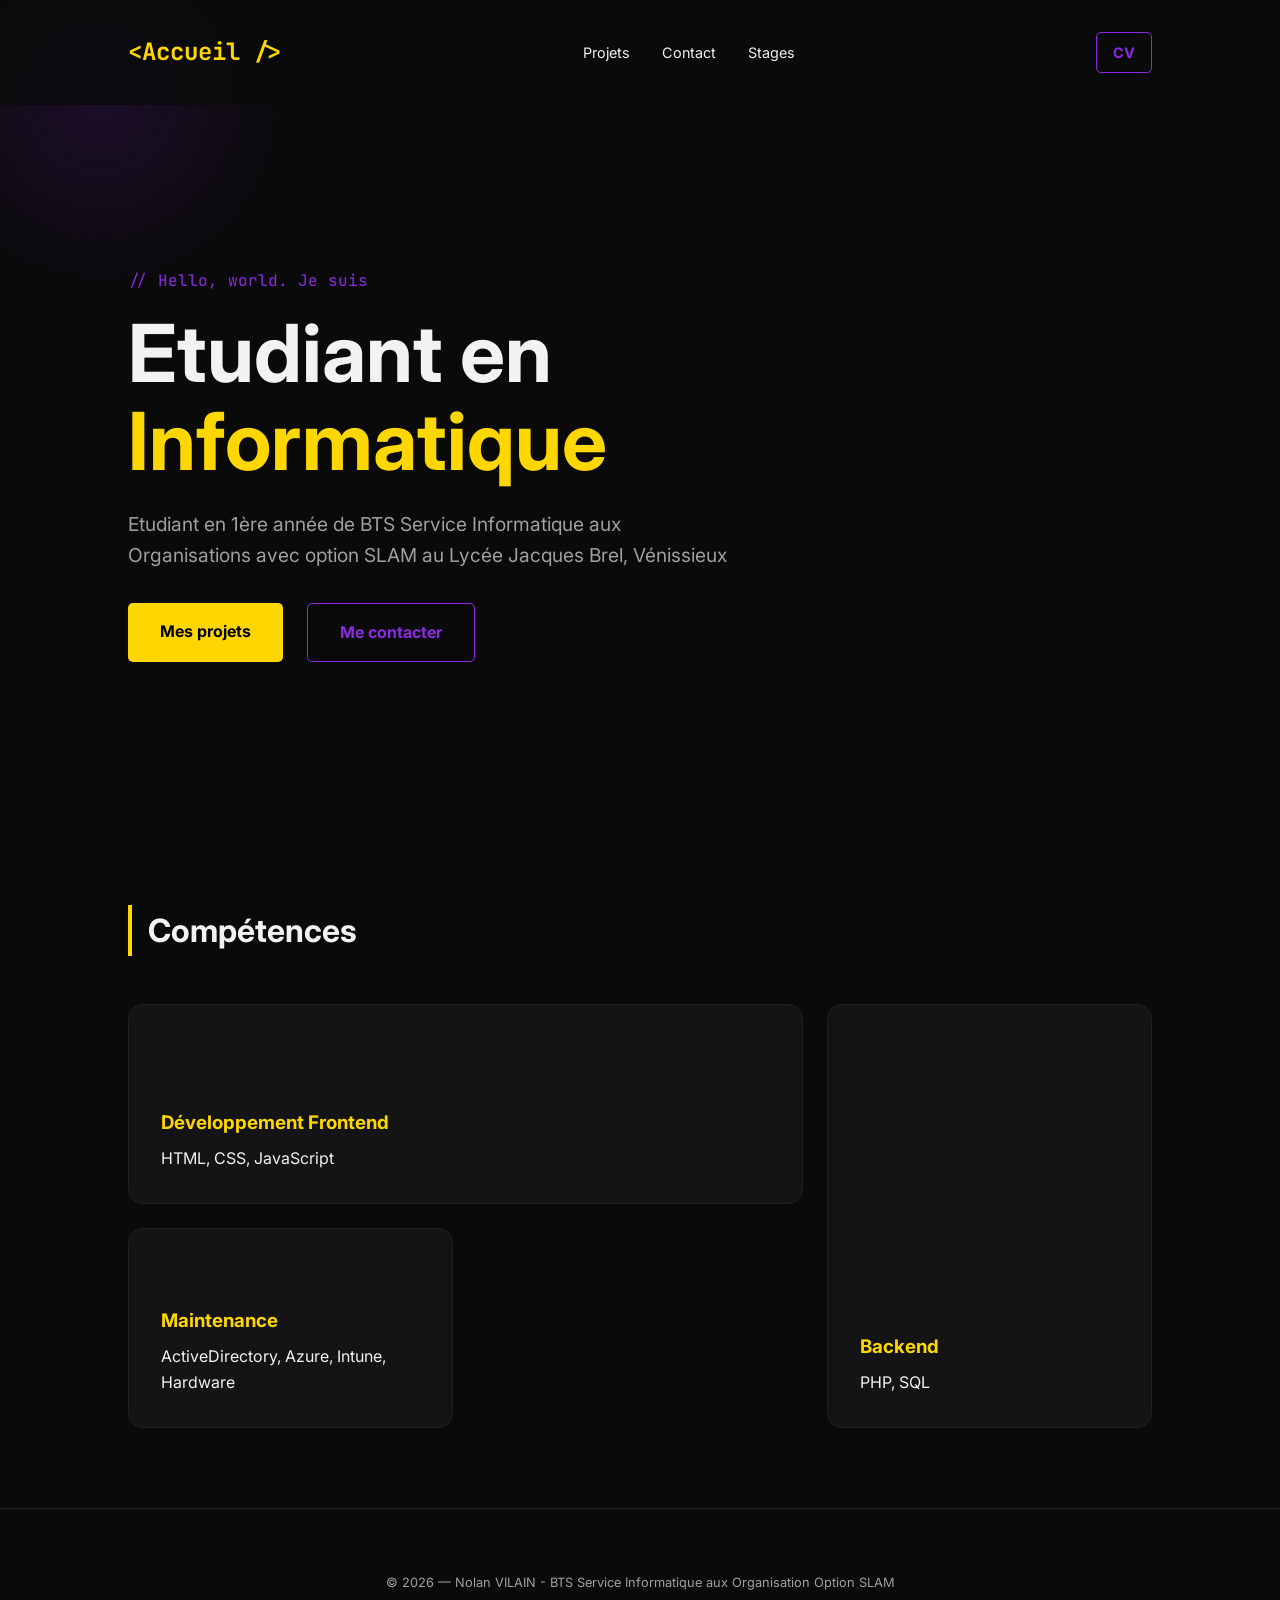
<file: index.html>
<!DOCTYPE html>
<html lang="fr">
<head>
    <meta charset="UTF-8">
    <meta name="viewport" content="width=device-width, initial-scale=1.0">
    <title>Portfolio | Nolan VILAIN</title>
    <link rel="preconnect" href="https://fonts.googleapis.com">
    <link href="https://fonts.googleapis.com/css2?family=Inter:wght@400;700&family=JetBrains+Mono:wght@400;500&display=swap" rel="stylesheet">
    <link href="v1.css" rel="stylesheet">
    <style>
        
    </style>
</head>
<body>

    <div class="glow"></div>

    <nav>
        <div class="logo">&lt;Accueil /&gt;</div>
        <ul>
            <li><a href="projets.html">Projets</a></li>
            <li><a href="contact.html">Contact</a></li>
            <li><a href="stages.html">Stages</a></li>
        </ul>
        <a href="cv.html" class="btn btn-secondary" style="padding: 0.5rem 1rem;">CV</a>
    </nav>

    <header class="hero">
        <span>// Hello, world. Je suis</span>
        <h1>Etudiant en<br><span>Informatique</span></h1>
        <p>Etudiant en 1ère année de BTS Service Informatique aux Organisations avec option SLAM au Lycée Jacques Brel, Vénissieux</p>
        <div class="btn-group">
            <a href="projets.html" class="btn btn-primary">Mes projets</a>
            <a href="contact.html" class="btn btn-secondary">Me contacter</a>
        </div>
    </header>

    <section class="section" id="stack">
        <h2 class="section-title">Compétences</h2>
        <div class="bento-grid">
            <div class="bento-item large">
                <h3>Développement Frontend</h3>
                <p>HTML, CSS, JavaScript</p>
            </div>
            <div class="bento-item tall">
                <h3>Backend</h3>
                <p>PHP, SQL</p>
            </div>
            <div class="bento-item">
                <h3>Maintenance</h3>
                <p>ActiveDirectory, Azure, Intune, Hardware</p>
            </div>
        </div>
    </section>

    <footer>
        &copy; 2026 — Nolan VILAIN - BTS Service Informatique aux Organisation Option SLAM
    </footer>

</body>
</html>
</file>
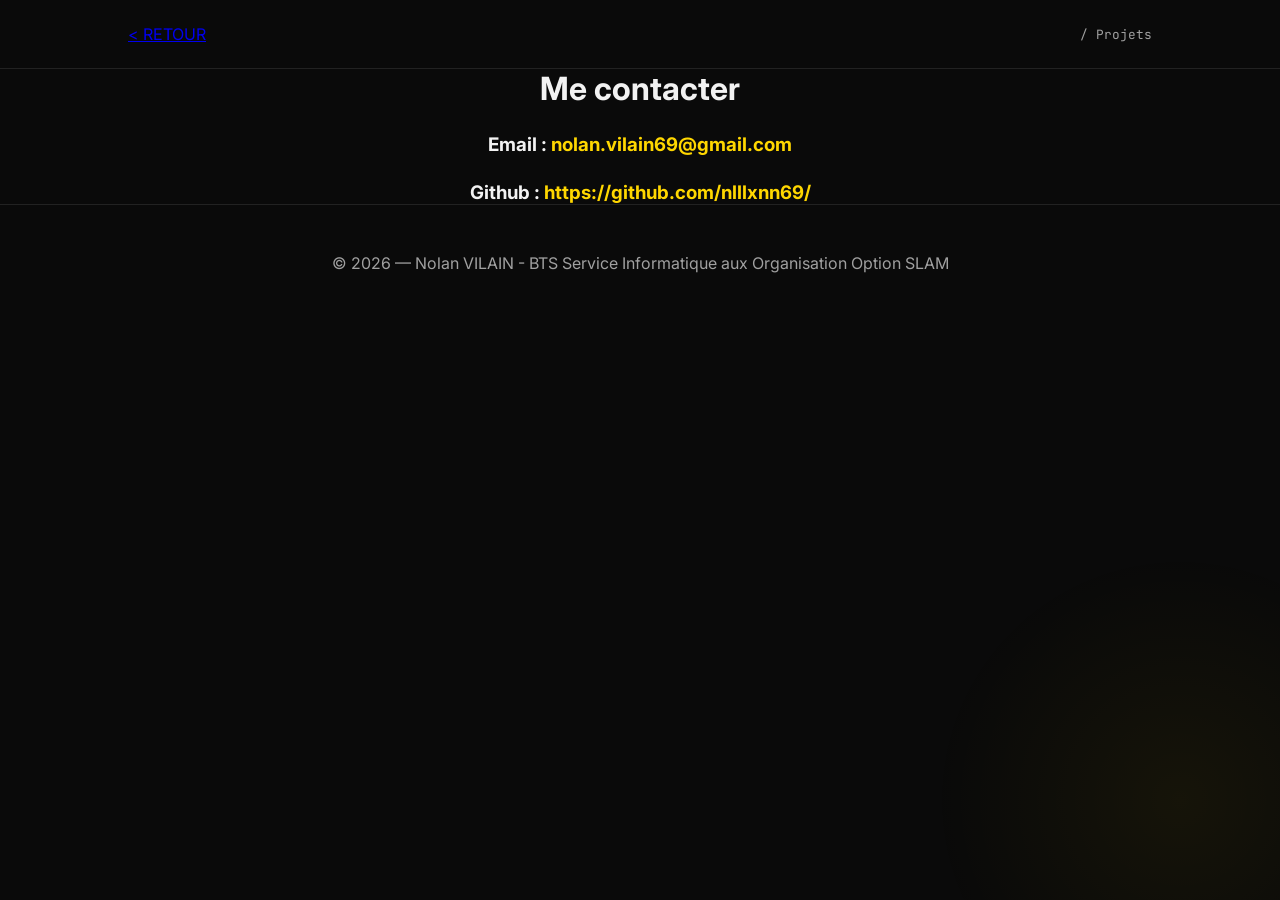
<file: contact.html>
<!DOCTYPE html>
<html lang="fr">
<head>
    <meta charset="UTF-8">
    <meta name="viewport" content="width=device-width, initial-scale=1.0">
    <title>Portfolio | Mes Projets</title>
    <link href="https://fonts.googleapis.com/css2?family=Inter:wght@400;700&family=JetBrains+Mono:wght@400;500&display=swap" rel="stylesheet">
    <link href="contact.css" rel="stylesheet">

</head>
<body>

    <div class="glow-right"></div>

    <nav>
        <a href="index.html" class="logo">&lt; RETOUR</a>
        <div style="font-family: var(--font-code); font-size: 0.8rem; color: var(--text-dim);">/ Projets</div>
    </nav>

    <header class="project-header">
        <h1>Me <span>contacter</span></h1>
    </header>

    <main>
    <h3>Email : <a href="mailto:nolan.vilain69@gmail.com">nolan.vilain69@gmail.com</a></h3>
    <h3>Github : <a href="https://github.com/nlllxnn69/" target="_blank">https://github.com/nlllxnn69/</a></h3>
</main>

    <footer>
        &copy; 2026 — Nolan VILAIN - BTS Service Informatique aux Organisation Option SLAM
    </footer>

</body>
</html>
</file>
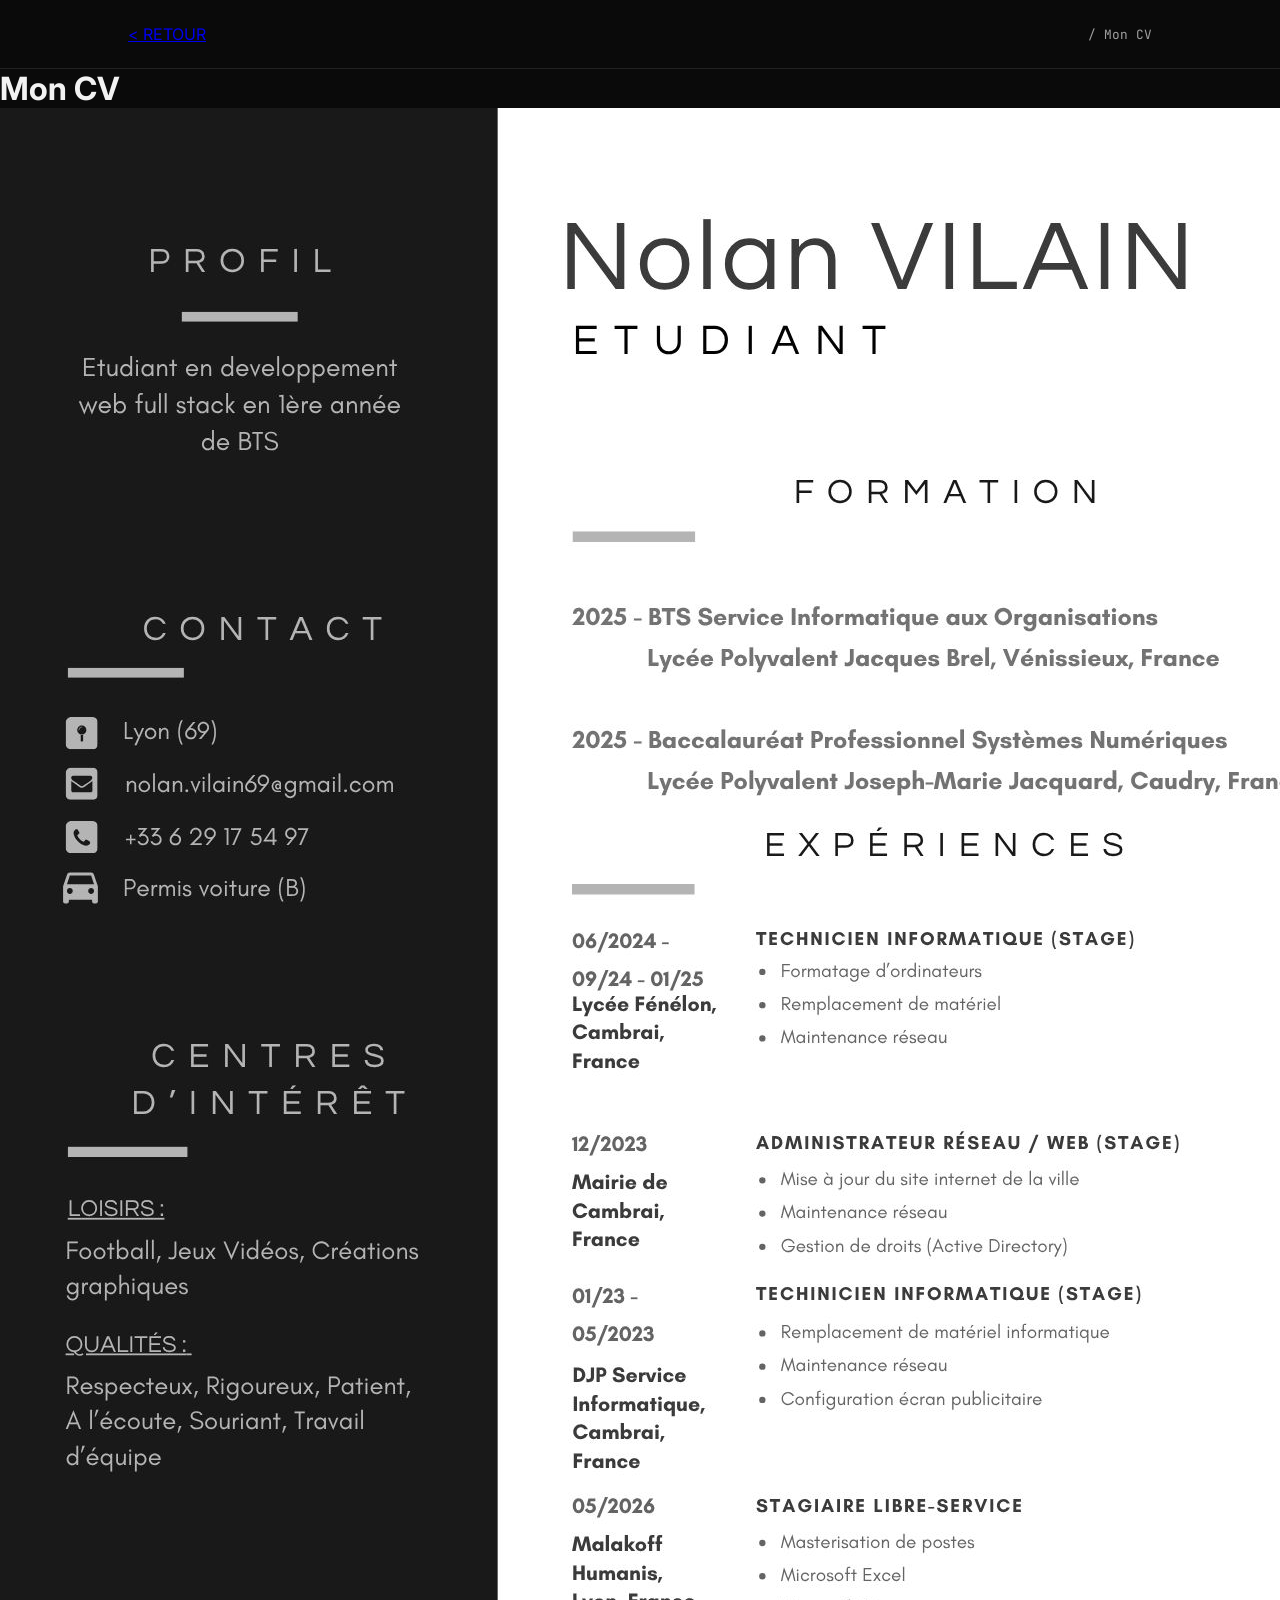
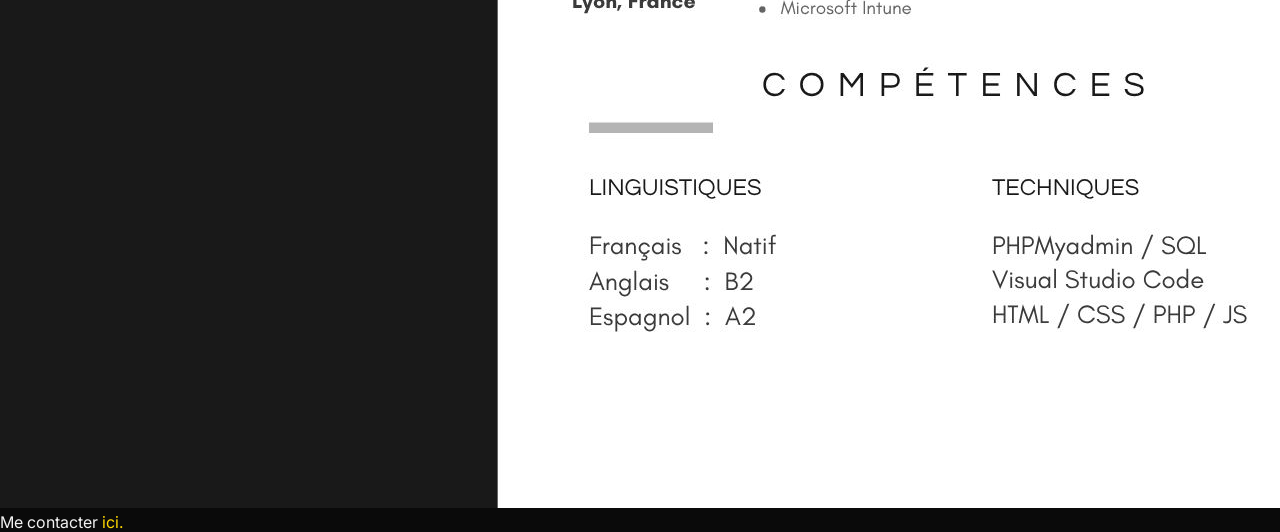
<file: cv.html>
<!DOCTYPE html>
<html lang="fr">
<head>
    <meta charset="UTF-8">
    <meta name="viewport" content="width=device-width, initial-scale=1.0">
    <title>Portfolio | Mes Projets</title>
    <link href="https://fonts.googleapis.com/css2?family=Inter:wght@400;700&family=JetBrains+Mono:wght@400;500&display=swap" rel="stylesheet">
    <link href="cv.css" rel="stylesheet">

</head>
<body>

    <div class="glow-right"></div>

    <nav>
        <a href="index.html" class="logo">&lt; RETOUR</a>
        <div style="font-family: var(--font-code); font-size: 0.8rem; color: var(--text-dim);">/ Mon CV</div>
    </nav>

    <header class="project-header">
        <h1>Mon <span>CV</span></h1>
    </header>
    <main>

        <div class="image_container">
        <img src="ressources/CV_VILAIN_Nolan_Etudiant_Informatique.jpg">
    </main>
    </div>

    <footer>
        <p>Me contacter <span style="color: var(--primary-yellow);">ici.</span></p>
    </footer>

</body>
</html>
</file>
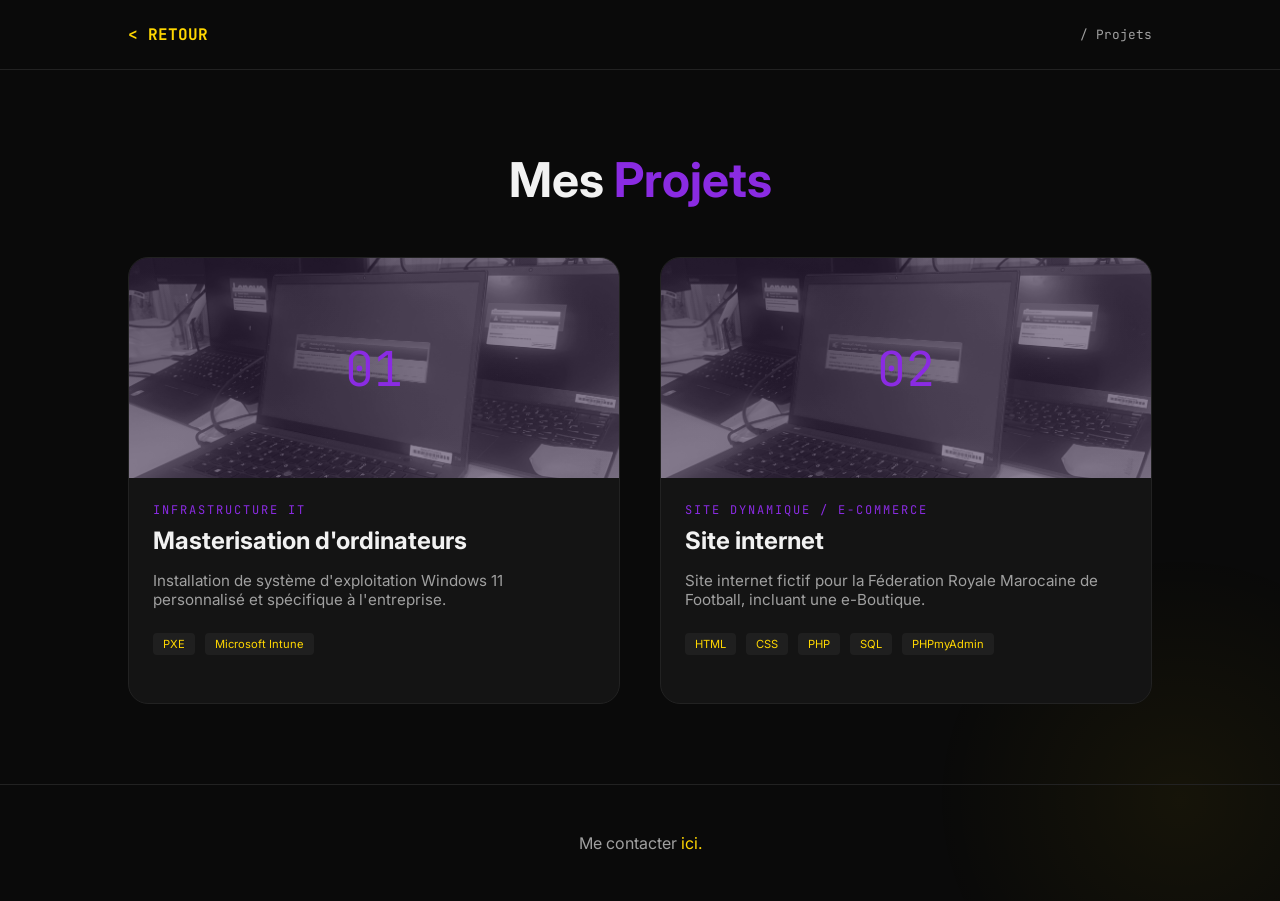
<file: projets.html>
<!DOCTYPE html>
<html lang="fr">
<head>
    <meta charset="UTF-8">
    <meta name="viewport" content="width=device-width, initial-scale=1.0">
    <title>Portfolio | Mes Projets</title>
    <link href="https://fonts.googleapis.com/css2?family=Inter:wght@400;700&family=JetBrains+Mono:wght@400;500&display=swap" rel="stylesheet">
    <link href="projet.css" rel="stylesheet">

</head>
<body>

    <div class="glow-right"></div>

    <nav>
        <a href="index.html" class="logo">&lt; RETOUR</a>
        <div style="font-family: var(--font-code); font-size: 0.8rem; color: var(--text-dim);">/ Projets</div>
    </nav>

    <header class="project-header">
        <h1>Mes <span>Projets</span></h1>
    </header>

    <main class="projects-container">
        
        <!-- Projet 1 -->
<article class="project-card">
    <a href="projets_details/masterisation.html" class="project-card-link">
        <div class="project-image">
            <img src="ressources/masterisation.jpg" alt="Masterisation">
            <div style="color: var(--accent-violet); font-family: var(--font-code); font-size: 3rem; position: absolute;">01</div>
        </div>
        <div class="project-content">
            <span class="project-category">Infrastructure IT</span>
            <h2 class="project-title">Masterisation d'ordinateurs</h2>
            <p class="project-description">Installation de système d'exploitation Windows 11 personnalisé et spécifique à l'entreprise.</p>
            <div class="project-tech">
                <span class="tech-pill">PXE</span>
                <span class="tech-pill">Microsoft Intune</span>
            </div>
        </div>
    </a>
</article>

        <!-- Projet 2 -->
        <article class="project-card">
    <a href="projets_details/website.html" class="project-card-link">
        <div class="project-image">
            <img src="ressources/masterisation.jpg" alt="Masterisation">
            <div style="color: var(--accent-violet); font-family: var(--font-code); font-size: 3rem; position: absolute;">02</div>
        </div>
        <div class="project-content">
                <span class="project-category">Site dynamique / E-commerce</span>
                <h2 class="project-title">Site internet</h2>
                <p class="project-description">Site internet fictif pour la Féderation Royale Marocaine de Football, incluant une e-Boutique.</p>
            <div class="project-tech">
                    <span class="tech-pill">HTML</span>
                    <span class="tech-pill">CSS</span>
                    <span class="tech-pill">PHP</span>
                    <span class="tech-pill">SQL</span>
                    <span class="tech-pill">PHPmyAdmin</span>
                </div>
        </div>
    </a>
</article>

    </main>

    <footer>
        <p>Me contacter <span style="color: var(--primary-yellow);">ici.</span></p>
    </footer>

</body>
</html>
</file>
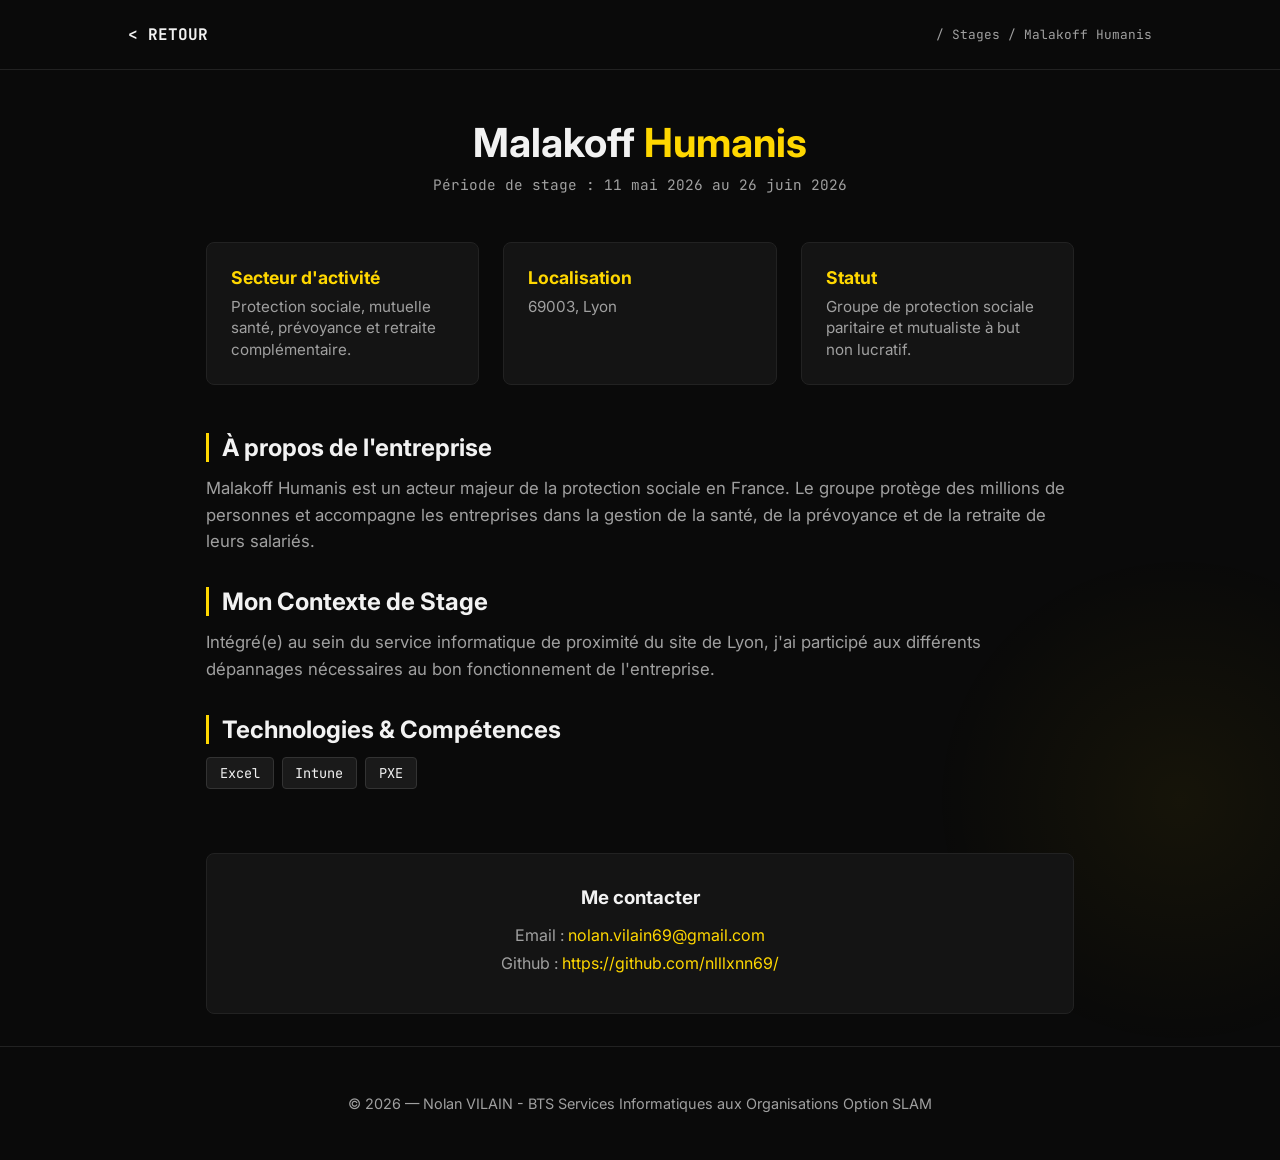
<file: entreprises/malakoff_humanis.html>
<!DOCTYPE html>
<html lang="fr">
<head>
    <meta charset="UTF-8">
    <meta name="viewport" content="width=device-width, initial-scale=1.0">
    <title>Portfolio | Fiche Entreprise</title>
    <link href="https://fonts.googleapis.com/css2?family=Inter:wght@400;700&family=JetBrains+Mono:wght@400;500&display=swap" rel="stylesheet">
    <link href="malakoff_humanis.css" rel="stylesheet">
</head>
<body>

    <div class="glow-right"></div>

    <nav>
        <a href="../index.html" class="logo">&lt; RETOUR</a>
        <div style="font-family: var(--font-code); font-size: 0.8rem; color: var(--text-dim);">/ Stages / Malakoff Humanis</div>
    </nav>

    <header class="project-header">
        <h1>Malakoff <span>Humanis</span></h1>
        <p class="subtitle">Période de stage : 11 mai 2026 au 26 juin 2026</p>
    </header>

    <main>
        <!-- Grille d'infos clés de l'entreprise -->
        <section class="company-grid">
            <div class="info-card">
                <h3>Secteur d'activité</h3>
                <p>Protection sociale, mutuelle santé, prévoyance et retraite complémentaire.</p>
            </div>
            <div class="info-card">
                <h3>Localisation</h3>
                <p>69003, Lyon</p>
            </div>
            <div class="info-card">
                <h3>Statut</h3>
                <p>Groupe de protection sociale paritaire et mutualiste à but non lucratif.</p>
            </div>
        </section>

        <!-- Présentation détaillée -->
        <section class="company-details">
            <div class="detail-block">
                <h2>À propos de l'entreprise</h2>
                <p>Malakoff Humanis est un acteur majeur de la protection sociale en France. Le groupe protège des millions de personnes et accompagne les entreprises dans la gestion de la santé, de la prévoyance et de la retraite de leurs salariés.</p>
            </div>

            <div class="detail-block">
                <h2>Mon Contexte de Stage</h2>
                <p>Intégré(e) au sein du service informatique de proximité du site de Lyon, j'ai participé aux différents dépannages nécessaires au bon fonctionnement de l'entreprise.</p>
            </div>

            <!-- Liste des compétences ou technos utilisées pendant le stage -->
            <div class="detail-block">
                <h2>Technologies & Compétences</h2>
                <div class="tech-tags">
                    <span class="tag">Excel</span>
                    <span class="tag">Intune</span>
                    <span class="tag">PXE</span>
                </div>
            </div>
        </section>

        <!-- Section Contact de ton profil -->
        <section class="profile-contact">
            <h3>Me contacter</h3>
            <p>Email : <a href="mailto:nolan.vilain69@gmail.com">nolan.vilain69@gmail.com</a></p>
            <p>Github : <a href="https://github.com/nlllxnn69/" target="_blank">https://github.com/nlllxnn69/</a></p>
        </section>
    </main>

    <footer>
        &copy; 2026 — Nolan VILAIN - BTS Services Informatiques aux Organisations Option SLAM
    </footer>

</body>
</html>
</file>
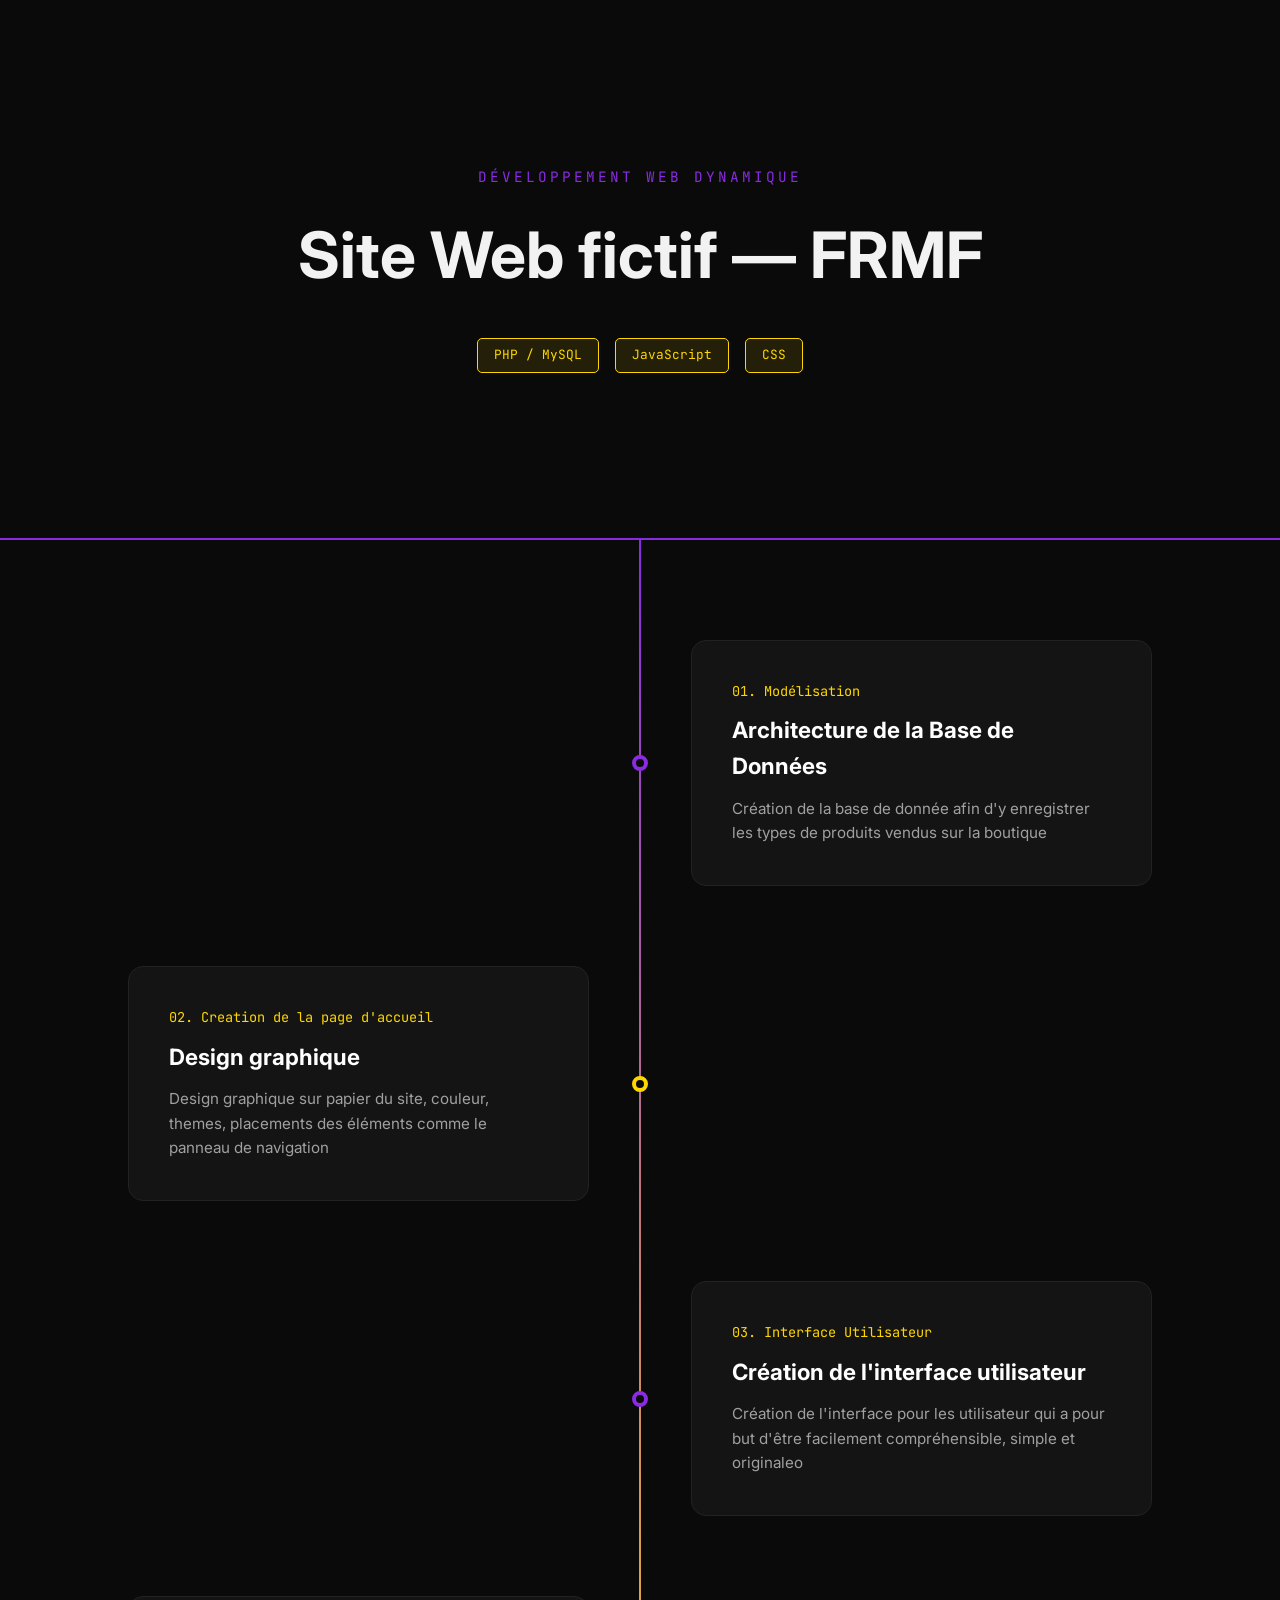
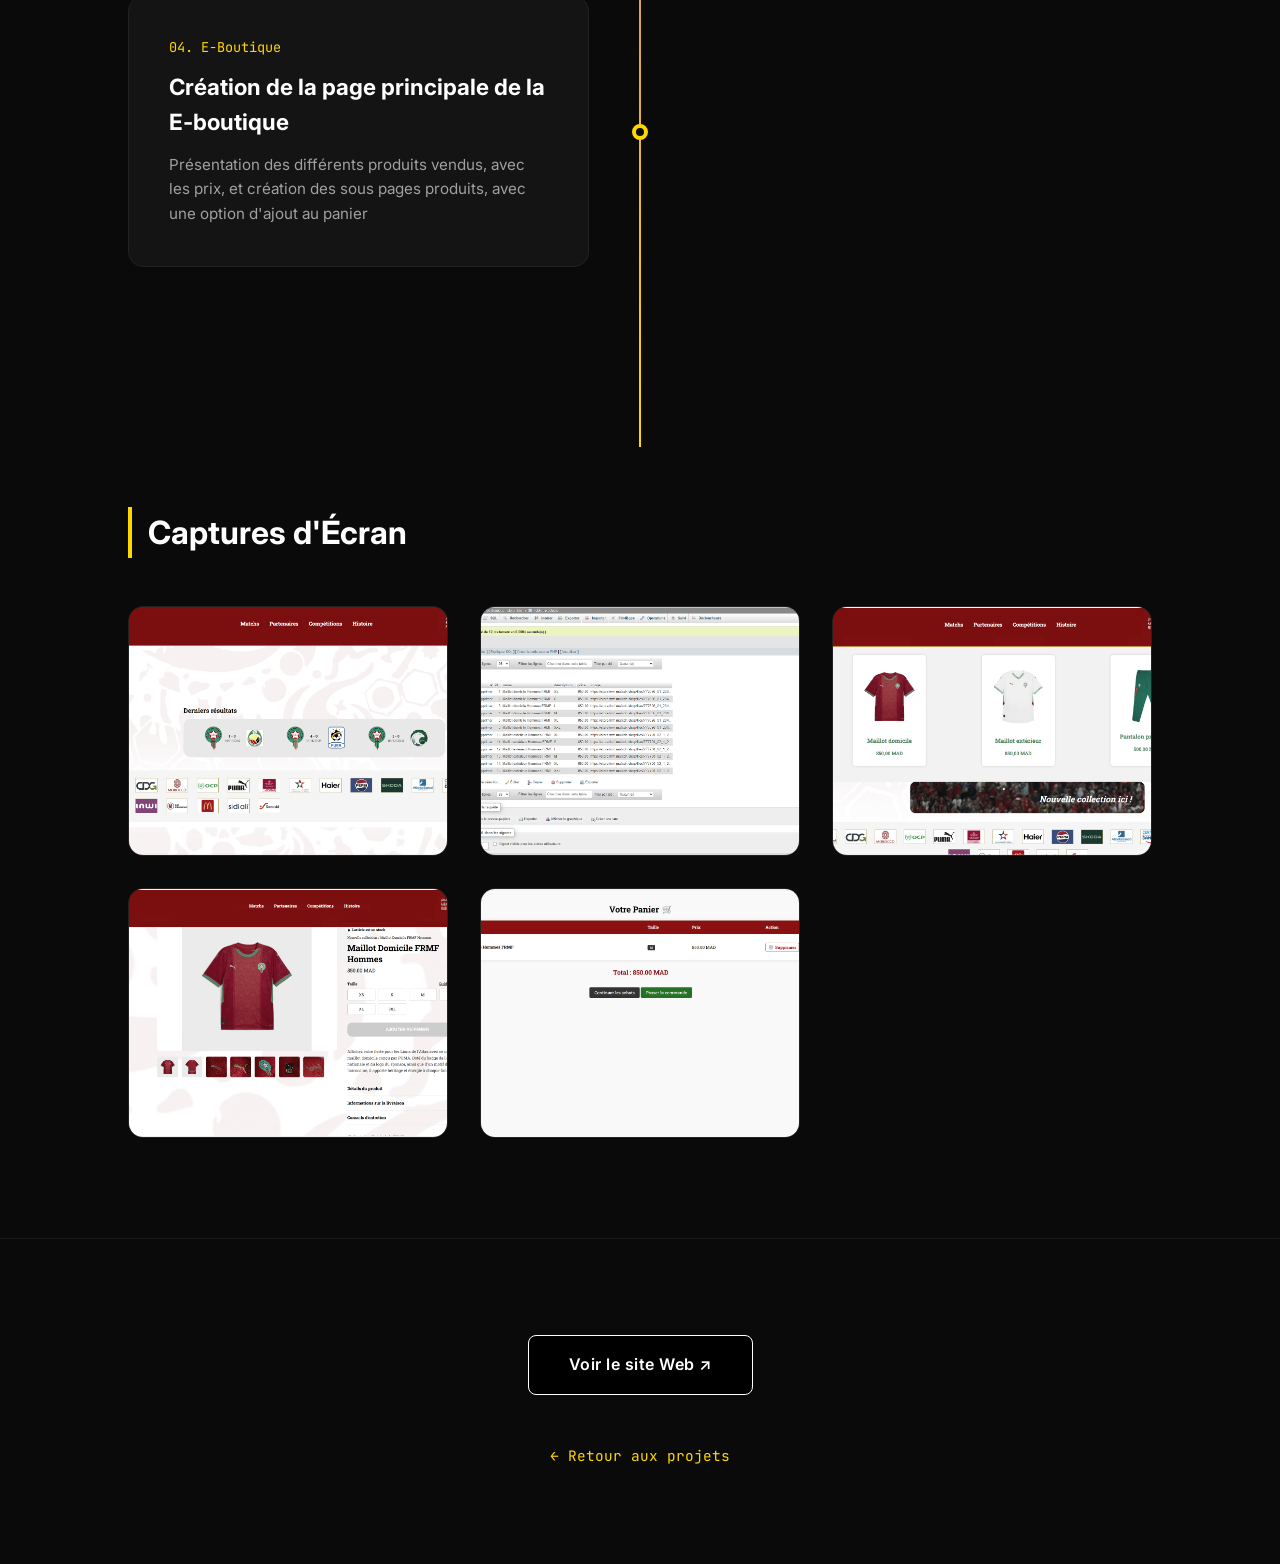
<file: projets_details/website.html>
<!DOCTYPE html>
<html lang="fr">
<head>
    <meta charset="UTF-8">
    <meta name="viewport" content="width=device-width, initial-scale=1.0">
    <title>Détails Projet | FRMF Dynamique</title>
    <link href="https://fonts.googleapis.com/css2?family=Inter:wght@400;700&family=JetBrains+Mono:wght@400;500&display=swap" rel="stylesheet">
    <link href="website.css" rel="stylesheet">
</head>
<body>

    <header class="frmf-hero">
        <span class="project-category">Développement Web Dynamique</span>
        <h1>Site Web fictif — FRMF</h1>
        <div class="tech-stack">
            <span class="tech-badge">PHP / MySQL</span>
            <span class="tech-badge">JavaScript</span>
            <span class="tech-badge">CSS</span>
        </div>
    </header>

    <section class="timeline-section">
        <div class="timeline-line"></div>

        <div class="timeline-item">
            <div class="timeline-dot"></div>
            <div class="timeline-content">
                <span class="step-number">01. Modélisation</span>
                <h3>Architecture de la Base de Données</h3>
                <p>Création de la base de donnée afin d'y enregistrer les types de produits vendus sur la boutique</p>
            </div>
        </div>

        <div class="timeline-item">
            <div class="timeline-dot" style="border-color: var(--primary-yellow);"></div>
            <div class="timeline-content">
                <span class="step-number">02. Creation de la page d'accueil</span>
                <h3>Design graphique</h3>
                <p>Design graphique sur papier du site, couleur, themes, placements des éléments comme le panneau de navigation</p>
            </div>
        </div>

        <div class="timeline-item">
            <div class="timeline-dot"></div>
            <div class="timeline-content">
                <span class="step-number">03. Interface Utilisateur</span>
                <h3>Création de l'interface utilisateur</h3>
                <p>Création de l'interface pour les utilisateur qui a pour but d'être facilement compréhensible, simple et originaleo</p>
            </div>
        </div>

        <div class="timeline-item">
            <div class="timeline-dot" style="border-color: var(--primary-yellow);"></div>
            <div class="timeline-content">
                <span class="step-number">04. E-Boutique</span>
                <h3>Création de la page principale de la E-boutique</h3>
                <p>Présentation des différents produits vendus, avec les prix, et création des sous pages produits, avec une option d'ajout au panier</p>
            </div>
        </div>
    </section>

    <section class="section">
        <h2 class="section-title">Captures d'Écran</h2>
        <div class="gallery-grid">
            
            <div class="gallery-item">
                <img src="../ressources/main_frmf.png" alt="Page d'accueil" class="gallery-img-fixe">
                <div class="gallery-overlay"><span>01. Page d'accueil</span></div>
            </div>

            <div class="gallery-item">
                <img src="../ressources/admin_frmf.png" alt="Panel Admin PHP" class="gallery-img-fixe">
                <div class="gallery-overlay"><span>02. Dashboard Admin</span></div>
            </div>

            <div class="gallery-item">
                <img src="../ressources/eboutique_frmf.png" alt="E-boutique" class="gallery-img-fixe">
                <div class="gallery-overlay"><span>03. E-boutique</span></div>
            </div>

            <div class="gallery-item">
                <img src="../ressources/produit_frmf.png" alt="Fiche produit" class="gallery-img-fixe">
                <div class="gallery-overlay"><span>04. Fiche produit</span></div>
            </div>

            <div class="gallery-item">
                <img src="../ressources/panier_frmf.png" alt="Panier" class="gallery-img-fixe">
                <div class="gallery-overlay"><span>04. Panier</span></div>
            </div>

        </div>
    </section>

    <footer>
        <div style="margin-bottom: 3rem;">
            <a href="https://frmf.freedev.app/site/index/index.html" class="btn-site-web">Voir le site Web ↗</a>
        </div>
        
        <a href="../projets.html" style="color: var(--primary-yellow); text-decoration: none; font-family: 'JetBrains Mono'; font-size: 0.9rem;">
            ← Retour aux projets
        </a>
    </footer>

    <script>
        // Script pour l'apparition au scroll (Fade-in)
        const observerOptions = { threshold: 0.2 };
        const observer = new IntersectionObserver((entries) => {
            entries.forEach(entry => {
                if (entry.isIntersecting) {
                    entry.target.classList.add('visible');
                }
            });
        }, observerOptions);

        document.querySelectorAll('.timeline-item').forEach(item => {
            observer.observe(item);
        });
    </script>
</body>
</html>
</file>
<file: v1.css>
:root {
            --bg-color: #0A0A0A;
            --card-bg: #141414;
            --primary-yellow: #FFD700;
            --accent-violet: #8A2BE2;
            --text-main: #F2F2F2;
            --text-dim: #A0A0A0;
            --font-main: 'Inter', sans-serif;
            --font-code: 'JetBrains Mono', monospace;
        }

        * {
            margin: 0;
            padding: 0;
            box-sizing: border-box;
        }

        body {
            background-color: var(--bg-color);
            color: var(--text-main);
            font-family: var(--font-main);
            line-height: 1.6;
            overflow-x: hidden;
        }

        /* --- Background Effects --- */
        .glow {
            position: fixed;
            width: 400px;
            height: 400px;
            background: radial-gradient(circle, rgba(138, 43, 226, 0.15) 0%, transparent 70%);
            top: -100px;
            left: -100px;
            z-index: -1;
        }

        /* --- Navigation --- */
        nav {
            display: flex;
            justify-content: space-between;
            align-items: center;
            padding: 2rem 10%;
            background: rgba(10, 10, 10, 0.8);
            backdrop-filter: blur(10px);
            position: sticky;
            top: 0;
            z-index: 100;
        }

        .logo {
            font-family: var(--font-code);
            font-weight: bold;
            font-size: 1.5rem;
            color: var(--primary-yellow);
        }

        nav ul {
            display: flex;
            list-style: none;
            gap: 2rem;
        }

        nav a {
            text-decoration: none;
            color: var(--text-main);
            font-size: 0.9rem;
            transition: color 0.3s;
        }

        nav a:hover {
            color: var(--primary-yellow);
        }

        /* --- Hero Section --- */
        .hero {
            height: 80vh;
            display: flex;
            flex-direction: column;
            justify-content: center;
            padding: 0 10%;
        }

        .hero span {
            font-family: var(--font-code);
            color: var(--accent-violet);
            margin-bottom: 1rem;
            display: block;
        }

        .hero h1 {
            font-size: clamp(2.5rem, 8vw, 5rem);
            line-height: 1.1;
            margin-bottom: 1.5rem;
        }

        .hero h1 span {
            display: inline;
            color: var(--primary-yellow);
            font-family: var(--font-main);
        }

        .hero p {
            max-width: 600px;
            color: var(--text-dim);
            font-size: 1.2rem;
            margin-bottom: 2rem;
        }

        .btn-group {
            display: flex;
            gap: 1.5rem;
        }

        .btn {
            padding: 1rem 2rem;
            border-radius: 5px;
            text-decoration: none;
            font-weight: bold;
            transition: transform 0.3s, box-shadow 0.3s;
        }

        .btn-primary {
            background-color: var(--primary-yellow);
            color: black;
        }

        .btn-secondary {
            border: 1px solid var(--accent-violet);
            color: var(--accent-violet);
        }

        .btn:hover {
            transform: translateY(-3px);
            box-shadow: 0 10px 20px rgba(0,0,0,0.3);
        }

        /* --- Bento Grid Section --- */
        .section {
            padding: 5rem 10%;
        }

        .section-title {
            font-size: 2rem;
            margin-bottom: 3rem;
            border-left: 4px solid var(--primary-yellow);
            padding-left: 1rem;
        }

        .bento-grid {
            display: grid;
            grid-template-columns: repeat(3, 1fr);
            grid-auto-rows: 200px;
            gap: 1.5rem;
        }

        .bento-item {
            background: var(--card-bg);
            border: 1px solid #222;
            padding: 2rem;
            border-radius: 15px;
            display: flex;
            flex-direction: column;
            justify-content: flex-end;
            transition: border 0.3s;
        }

        .bento-item:hover {
            border-color: var(--accent-violet);
        }

        .large { grid-column: span 2; }
        .tall { grid-row: span 2; }

        .bento-item h3 {
            color: var(--primary-yellow);
            margin-bottom: 0.5rem;
        }

        /* --- Footer --- */
        footer {
            text-align: center;
            padding: 4rem;
            border-top: 1px solid #222;
            color: var(--text-dim);
            font-size: 0.8rem;
        }

        @media (max-width: 768px) {
            .bento-grid { grid-template-columns: 1fr; grid-auto-rows: auto; }
            .large { grid-column: span 1; }
            nav ul { display: none; }
        }
</file>
<file: contact.css>
:root {
            --bg-color: #0A0A0A;
            --card-bg: #141414;
            --primary-yellow: #FFD700;
            --accent-violet: #8A2BE2;
            --text-main: #F2F2F2;
            --text-dim: #A0A0A0;
            --font-main: 'Inter', sans-serif;
            --font-code: 'JetBrains Mono', monospace;
        }

        * { margin: 0; padding: 0; box-sizing: border-box; }

        body {
            background-color: var(--bg-color);
            color: var(--text-main);
            font-family: var(--font-main);
            overflow-x: hidden;
        }

                .glow-right {
            position: fixed;
            width: 500px;
            height: 500px;
            background: radial-gradient(circle, rgba(255, 215, 0, 0.05) 0%, transparent 70%);
            bottom: -150px;
            right: -150px;
            z-index: -1;
        }

        nav {
            display: flex;
            justify-content: space-between;
            align-items: center;
            padding: 1.5rem 10%;
            border-bottom: 1px solid #222;
        }

main a {
    color: var(--primary-yellow); /* Utilise ton jaune gold */
    text-decoration: none;        /* Enlève le soulignement moche */
}

main a:hover {
    text-decoration: underline;   /* Le soulignement réapparaît seulement quand on passe la souris dessus */
}

h1 {
    text-align: center;
}

h3{
    text-align: center;
    padding-top: 25px;
}

 footer {
            text-align: center;
            padding: 3rem;
            border-top: 1px solid #222;
            color: var(--text-dim);
        }
</file>
<file: cv.css>
:root {
            --bg-color: #0A0A0A;
            --card-bg: #141414;
            --primary-yellow: #FFD700;
            --accent-violet: #8A2BE2;
            --text-main: #F2F2F2;
            --text-dim: #A0A0A0;
            --font-main: 'Inter', sans-serif;
            --font-code: 'JetBrains Mono', monospace;
        }

        * { margin: 0; padding: 0; box-sizing: border-box; }

        body {
            background-color: var(--bg-color);
            color: var(--text-main);
            font-family: var(--font-main);
            overflow-x: hidden;
        }

        /* --- Background Decor --- */
        .glow-right {
            position: fixed;
            width: 500px;
            height: 500px;
            background: radial-gradient(circle, rgba(255, 215, 0, 0.05) 0%, transparent 70%);
            bottom: -150px;
            right: -150px;
            z-index: -1;
        }

        nav {
            display: flex;
            justify-content: space-between;
            align-items: center;
            padding: 1.5rem 10%;
            border-bottom: 1px solid #222;
        }

        .img {
    display: flex;
    justify-content: center;
    margin-left: 25%;
    height: 707px;
    width: 1000px;     
}
</file>
<file: projet.css>
:root {
            --bg-color: #0A0A0A;
            --card-bg: #141414;
            --primary-yellow: #FFD700;
            --accent-violet: #8A2BE2;
            --text-main: #F2F2F2;
            --text-dim: #A0A0A0;
            --font-main: 'Inter', sans-serif;
            --font-code: 'JetBrains Mono', monospace;
        }

        * { margin: 0; padding: 0; box-sizing: border-box; }

        body {
            background-color: var(--bg-color);
            color: var(--text-main);
            font-family: var(--font-main);
            overflow-x: hidden;
        }

        /* --- Background Decor --- */
        .glow-right {
            position: fixed;
            width: 500px;
            height: 500px;
            background: radial-gradient(circle, rgba(255, 215, 0, 0.05) 0%, transparent 70%);
            bottom: -150px;
            right: -150px;
            z-index: -1;
        }

        nav {
            display: flex;
            justify-content: space-between;
            align-items: center;
            padding: 1.5rem 10%;
            border-bottom: 1px solid #222;
        }

        .logo { font-family: var(--font-code); color: var(--primary-yellow); font-weight: bold; text-decoration: none; }

        /* --- Project Header --- */
        .project-header {
            padding: 5rem 10% 2rem 10%;
            text-align: center;
        }

        .project-header h1 {
            font-size: 3rem;
            margin-bottom: 1rem;
        }

        .project-header h1 span { color: var(--accent-violet); }

        .filter-tags {
            display: flex;
            justify-content: center;
            gap: 1rem;
            margin-bottom: 3rem;
            font-family: var(--font-code);
            font-size: 0.8rem;
        }

        .tag {
            padding: 5px 15px;
            border: 1px solid #333;
            border-radius: 20px;
            color: var(--text-dim);
        }

        .tag.active { border-color: var(--primary-yellow); color: var(--primary-yellow); }

        /* --- Projects Grid --- */
        .projects-container {
            display: grid;
            grid-template-columns: repeat(auto-fit, minmax(350px, 1fr));
            gap: 2.5rem;
            padding: 0 10% 5rem 10%;
        }

        .project-card {
            background: var(--card-bg);
            border-radius: 20px;
            overflow: hidden;
            border: 1px solid #222;
            transition: transform 0.4s ease, border-color 0.4s ease;
            position: relative;
        }

        .project-card-link {
            text-decoration: none; /* Supprime le soulignement */
            color: inherit;       /* Force le texte à garder ses couleurs d'origine (blanc, gris, jaune) */
            display: block;       /* Assure que tout l'espace de la carte est cliquable */
}

        .project-card:hover {
            transform: translateY(-10px);
            border-color: var(--accent-violet);
        }

        .project-image {
            width: 100%;
            height: 220px;
            background: linear-gradient(45deg, #1a1a1a, #252525);
            display: flex;
            align-items: center;
            justify-content: center;
            position: relative;
            overflow: hidden;
        }

        /* Simulation d'image avec un effet violet */
        .project-image::after {
            content: "";
            position: absolute;
            width: 100%;
            height: 100%;
            background: rgba(138, 43, 226, 0.1);
        }

        .project-image img {
            width: 110%;
            opacity: 0.5;
            filter: grayscale(1);
            margin-left: 20px;
        }

        .project-content {
            padding: 1.5rem;
        }

        .project-category {
            font-family: var(--font-code);
            color: var(--accent-violet);
            font-size: 0.75rem;
            text-transform: uppercase;
            letter-spacing: 2px;
            margin-bottom: 0.5rem;
            display: block;
        }

        .project-title {
            font-size: 1.5rem;
            margin-bottom: 1rem;
            color: var(--text-main);
        }

        .project-description {
            color: var(--text-dim);
            font-size: 0.95rem;
            margin-bottom: 1.5rem;
        }

        .project-tech {
            display: flex;
            gap: 10px;
            margin-bottom: 1.5rem;
        }

        .tech-pill {
            font-size: 0.7rem;
            background: #1f1f1f;
            padding: 4px 10px;
            border-radius: 4px;
            color: var(--primary-yellow);
        }

        .project-link {
            text-decoration: none;
            color: var(--text-main);
            font-weight: bold;
            font-size: 0.9rem;
            display: flex;
            align-items: center;
            gap: 5px;
            transition: color 0.3s;
        }

        .project-link:hover { color: var(--primary-yellow); }

        footer {
            text-align: center;
            padding: 3rem;
            border-top: 1px solid #222;
            color: var(--text-dim);
        }

        @media (max-width: 600px) {
            .projects-container { grid-template-columns: 1fr; }
        }
</file>
<file: entreprises/malakoff_humanis.css>
:root {
    --bg-color: #0A0A0A;
    --card-bg: #141414;
    --primary-yellow: #FFD700;
    --accent-violet: #8A2BE2;
    --text-main: #F2F2F2;
    --text-dim: #A0A0A0;
    --font-main: 'Inter', sans-serif;
    --font-code: 'JetBrains Mono', monospace;
}

* { margin: 0; padding: 0; box-sizing: border-box; }

body {
    background-color: var(--bg-color);
    color: var(--text-main);
    font-family: var(--font-main);
    overflow-x: hidden;
}

/* --- Background Decor --- */
.glow-right {
    position: fixed;
    width: 500px;
    height: 500px;
    background: radial-gradient(circle, rgba(255, 215, 0, 0.05) 0%, transparent 70%);
    bottom: -150px;
    right: -150px;
    z-index: -1;
}

/* --- Navigation --- */
nav {
    display: flex;
    justify-content: space-between;
    align-items: center;
    padding: 1.5rem 10%;
    border-bottom: 1px solid #222;
}

nav .logo {
    color: var(--text-main);
    text-decoration: none;
    font-weight: 700;
    font-family: var(--font-code);
    transition: color 0.2s ease;
}

nav .logo:hover {
    color: var(--primary-yellow);
}

/* --- Header --- */
.project-header {
    text-align: center;
    padding: 3rem 1rem 1rem 1rem;
}

.project-header h1 {
    font-size: 2.5rem;
    font-weight: 700;
}

.project-header h1 span {
    color: var(--primary-yellow);
}

.project-header .subtitle {
    color: var(--text-dim);
    margin-top: 0.5rem;
    font-family: var(--font-code);
    font-size: 0.9rem;
}

/* --- Main Layout --- */
main {
    max-width: 900px;
    margin: 0 auto;
    padding: 2rem 1rem;
}

/* Grille d'infos rapides */
.company-grid {
    display: grid;
    grid-template-columns: repeat(auto-fit, minmax(250px, 1fr));
    gap: 1.5rem;
    margin-bottom: 3rem;
}

.info-card {
    background-color: var(--card-bg);
    border: 1px solid #222;
    border-radius: 8px;
    padding: 1.5rem;
    text-align: left;
    transition: transform 0.2s ease, border-color 0.2s ease;
}

.info-card:hover {
    transform: translateY(-2px);
    border-color: rgba(255, 215, 0, 0.3);
}

.info-card h3 {
    color: var(--primary-yellow);
    font-size: 1.1rem;
    padding-top: 0;
    margin-bottom: 0.5rem;
    text-align: left;
}

.info-card p {
    color: var(--text-dim);
    font-size: 0.95rem;
    line-height: 1.4;
}

/* Blocs de détails */
.company-details {
    display: flex;
    flex-direction: column;
    gap: 2rem;
    margin-bottom: 4rem;
}

.detail-block h2 {
    font-size: 1.5rem;
    margin-bottom: 0.8rem;
    border-left: 3px solid var(--primary-yellow);
    padding-left: 0.8rem;
}

.detail-block p {
    color: var(--text-dim);
    line-height: 1.6;
    font-size: 1.05rem;
}

/* Tags de technologies */
.tech-tags {
    display: flex;
    flex-wrap: wrap;
    gap: 0.5rem;
    margin-top: 0.8rem;
}

.tech-tags .tag {
    background-color: #1A1A1A;
    border: 1px solid #333;
    color: var(--text-main);
    padding: 0.4rem 0.8rem;
    border-radius: 4px;
    font-family: var(--font-code);
    font-size: 0.85rem;
}

/* Section Profil / Contacts */
.profile-contact {
    background-color: var(--card-bg);
    border: 1px solid #222;
    border-radius: 8px;
    padding: 2rem;
    text-align: center;
}

.profile-contact h3 {
    padding-top: 0;
    margin-bottom: 1rem;
}

.profile-contact p {
    margin-bottom: 0.5rem;
    color: var(--text-dim);
}

main a {
    color: var(--primary-yellow);
    text-decoration: none; 
}

main a:hover {
    text-decoration: underline;
}

/* --- Footer --- */
footer {
    text-align: center;
    padding: 3rem;
    border-top: 1px solid #222;
    color: var(--text-dim);
    font-size: 0.9rem;
}
</file>
<file: projets_details/website.css>
/* ==========================================================================
   VARIABLES & CONFIGURATION GÉNÉRALE
   ========================================================================== */
:root {
    --bg-color: #0A0A0A;
    --card-bg: #141414;
    --primary-yellow: #FFD700;
    --accent-violet: #8A2BE2;
    --text-main: #F2F2F2;
    --text-dim: #A0A0A0;
    --font-main: 'Inter', sans-serif;
    --font-code: 'JetBrains Mono', monospace;
}

* {
    margin: 0;
    padding: 0;
    box-sizing: border-box;
}

body {
    background-color: var(--bg-color);
    color: var(--text-main);
    font-family: var(--font-main);
    line-height: 1.6;
    overflow-x: hidden;
}

/* ==========================================================================
   HERO BANNER (EN-TÊTE DU PROJET)
   ========================================================================== */
.project-hero, .frmf-hero {
    height: 60vh;
    background-size: cover;
    background-position: center;
    display: flex;
    flex-direction: column;
    justify-content: center;
    align-items: center;
    text-align: center;
    border-bottom: 2px solid var(--accent-violet);
    position: relative;
    padding: 0 10%;
}

.project-category {
    font-family: var(--font-code);
    color: var(--accent-violet);
    text-transform: uppercase;
    letter-spacing: 3px;
    margin-bottom: 1rem;
    font-size: 0.9rem;
}

h1 {
    font-size: clamp(2rem, 5vw, 4rem);
    margin-bottom: 1rem;
    font-weight: 700;
}

.tech-stack {
    display: flex;
    gap: 1rem;
    margin-top: 1rem;
    flex-wrap: wrap;
    justify-content: center;
}

.tech-badge {
    padding: 6px 16px;
    background: rgba(255, 215, 0, 0.1);
    border: 1px solid var(--primary-yellow);
    color: var(--primary-yellow);
    border-radius: 5px;
    font-family: var(--font-code);
    font-size: 0.8rem;
}

/* ==========================================================================
   SECTION TIMELINE (BANDE CHRONOLOGIQUE)
   ========================================================================== */
.timeline-section {
    padding: 100px 10%;
    position: relative;
}

/* La ligne verticale centrale */
.timeline-line {
    position: absolute;
    left: 50%;
    top: 0;
    bottom: 0;
    width: 2px;
    background: linear-gradient(to bottom, var(--accent-violet), var(--primary-yellow));
    transform: translateX(-50%);
}

.timeline-item {
    margin-bottom: 80px;
    width: 100%;
    display: flex;
    justify-content: space-between;
    align-items: center;
    
    /* États initiaux pour l'effet de fondu (Fade-in au scroll) */
    opacity: 0;
    transform: translateY(40px);
    transition: all 0.8s cubic-bezier(0.25, 1, 0.5, 1);
}

/* Classe injectée par le JavaScript lors du défilement */
.timeline-item.visible {
    opacity: 1;
    transform: translateY(0);
}

.timeline-content {
    width: 45%;
    background: var(--card-bg);
    padding: 2.5rem;
    border-radius: 15px;
    border: 1px solid #222;
}

/* Alterne l'affichage des blocs à gauche et à droite */
.timeline-item:nth-child(even) {
    flex-direction: row-reverse;
}

/* Les puces sur la ligne centrale */
.timeline-dot {
    width: 16px;
    height: 16px;
    background: var(--bg-color);
    border: 4px solid var(--accent-violet);
    border-radius: 50%;
    position: absolute;
    left: 50%;
    transform: translateX(-50%);
    z-index: 2;
}

.step-number {
    font-family: var(--font-code);
    color: var(--primary-yellow);
    font-size: 0.85rem;
    margin-bottom: 0.6rem;
    display: block;
}

.timeline-content h3 {
    font-size: 1.4rem;
    margin-bottom: 0.8rem;
    color: #FFFFFF;
}

.timeline-content p {
    color: var(--text-dim);
    font-size: 0.95rem;
}

/* ==========================================================================
   SECTION GALERIE (PHOTOS DES ÉTAPES)
   ========================================================================== */
.section {
    padding: 60px 10% 100px 10%;
}

.section-title {
    font-size: 2rem;
    margin-bottom: 3rem;
    border-left: 4px solid var(--primary-yellow);
    padding-left: 1rem;
    color: #FFFFFF;
}

.gallery-grid {
    display: grid;
    grid-template-columns: repeat(auto-fit, minmax(300px, 1fr));
    gap: 2rem;
}

.gallery-item {
    position: relative;
    height: 250px;
    border-radius: 15px;
    background: var(--card-bg);
    border: 1px solid #222;
    overflow: hidden;
    cursor: pointer;
    
    /* Animation fluide du conteneur entier (Style cartes projets) */
    transition: transform 0.4s cubic-bezier(0.175, 0.885, 0.32, 1.275), 
                border-color 0.4s ease, 
                box-shadow 0.4s ease;
    z-index: 1;
}

.gallery-img-fixe {
    width: 100%;
    height: 100%;
    object-fit: cover;
    filter: grayscale(0.4);
    transition: filter 0.4s ease;
}

/* Volet d'overlay violet qui monte au survol */
.gallery-overlay {
    position: absolute;
    bottom: 0;
    left: 0;
    width: 100%;
    padding: 20px;
    background: linear-gradient(transparent, rgba(138, 43, 226, 0.95));
    transform: translateY(100%);
    transition: transform 0.35s ease;
}

.gallery-overlay span {
    font-family: var(--font-code);
    color: var(--primary-yellow);
    font-weight: bold;
    font-size: 0.95rem;
}

/* --- EFFETS HOVER DE LA GALERIE --- */
.gallery-item:hover {
    transform: scale(1.05);             /* Agrandissement du cadre */
    border-color: var(--accent-violet);  /* Bordure violette */
    box-shadow: 0 12px 30px rgba(138, 43, 226, 0.25); /* Halo néon sous la carte */
    z-index: 10;                        /* Reste au-dessus des autres */
}

.gallery-item:hover .gallery-img-fixe {
    filter: grayscale(0);               /* Rétablit les couleurs de l'image */
}

.gallery-item:hover .gallery-overlay {
    transform: translateY(0);           /* Fait glisser la légende vers le haut */
}

/* ==========================================================================
   FOOTER (BOUTON RETOUR)
   ========================================================================== */
footer {
    padding: 6rem 0;
    text-align: center;
    border-top: 1px solid #1A1A1A;
}

footer a {
    transition: color 0.3s ease, letter-spacing 0.3s ease;
}

footer a:hover {
    color: #FFFFFF !important;
    letter-spacing: 1px;
}

@media (max-width: 768px) {
    .timeline-line {
        left: 20px;
        transform: none;
    }
    
    .timeline-item {
        flex-direction: row !important;
        padding-left: 45px;
        margin-bottom: 50px;
    }
    
    .timeline-content {
        width: 100%;
        padding: 1.8rem;
    }
    
    .timeline-dot {
        left: 20px;
        transform: translateX(-50%);
    }
    
    .section {
        padding: 40px 5% 60px 5%;
    }
}

/* --- Bouton Noir Contour Blanc --- */
.btn-site-web {
    display: inline-block;
    background-color: #000000;
    color: #FFFFFF;
    text-decoration: none;
    font-family: var(--font-main);
    font-weight: 600;
    font-size: 1rem;
    padding: 1rem 2.5rem;
    border: 1px solid #FFFFFF;
    border-radius: 8px;
    letter-spacing: 0.5px;
    /* Transition pour l'effet au survol */
    transition: background-color 0.3s ease, color 0.3s ease, transform 0.3s ease, box-shadow 0.3s ease;
}

/* --- Bouton Noir Contour Blanc --- */
.btn-site-web, a.btn-site-web {
    display: inline-block;
    background-color: #000000 !important;
    color: #FFFFFF !important; /* Force le texte en blanc au repos */
    text-decoration: none !important;
    font-family: var(--font-main);
    font-weight: 600;
    font-size: 1rem;
    padding: 1rem 2.5rem;
    border: 1px solid #FFFFFF !important;
    border-radius: 8px;
    letter-spacing: 0.5px;
    transition: background-color 0.3s ease, color 0.3s ease, transform 0.3s ease, box-shadow 0.3s ease;
}

/* Effet au survol (Hover) - Ciblage ultra-précis */
.btn-site-web:hover, a.btn-site-web:hover {
    background-color: #FFFFFF !important; /* Le fond devient blanc */
    color: #000000 !important;            /* Le texte DEVIENT obligatoirement noir */
    box-shadow: 0 10px 20px rgba(255, 255, 255, 0.1);
}
</file>
